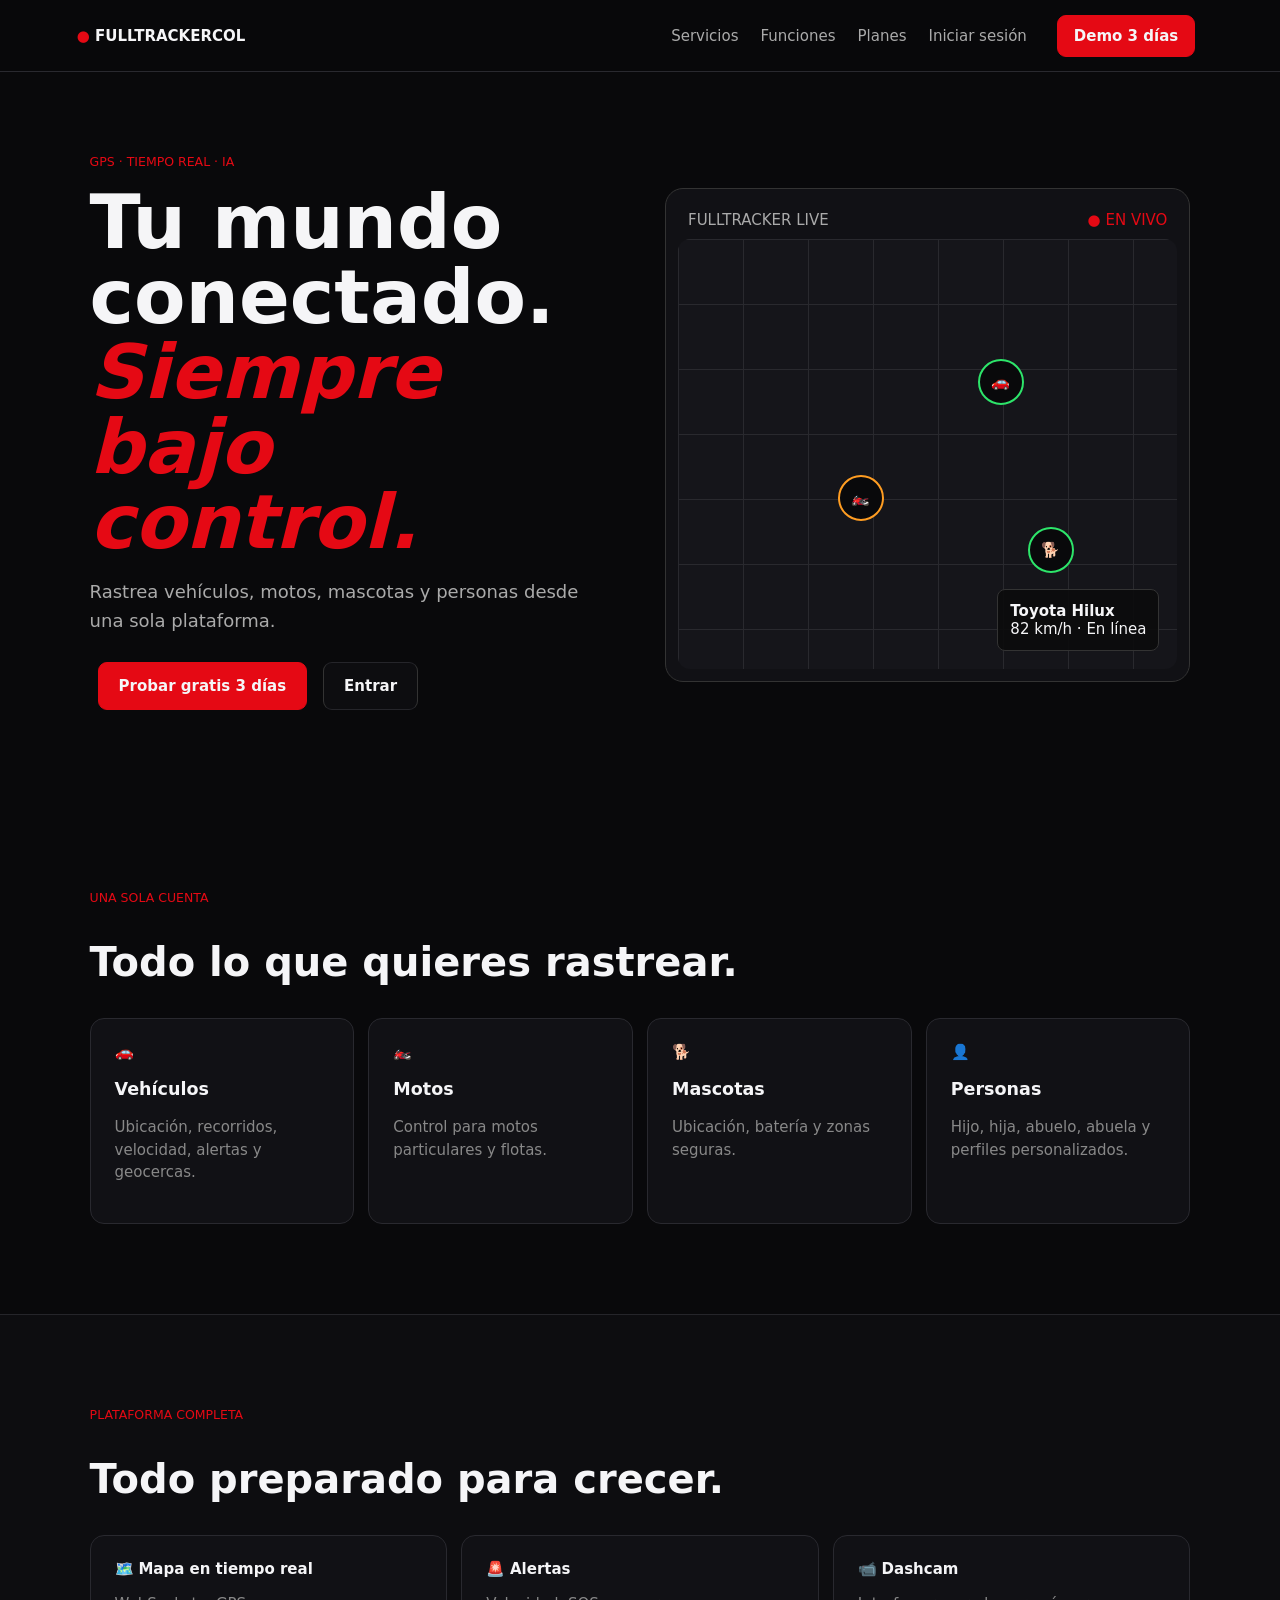
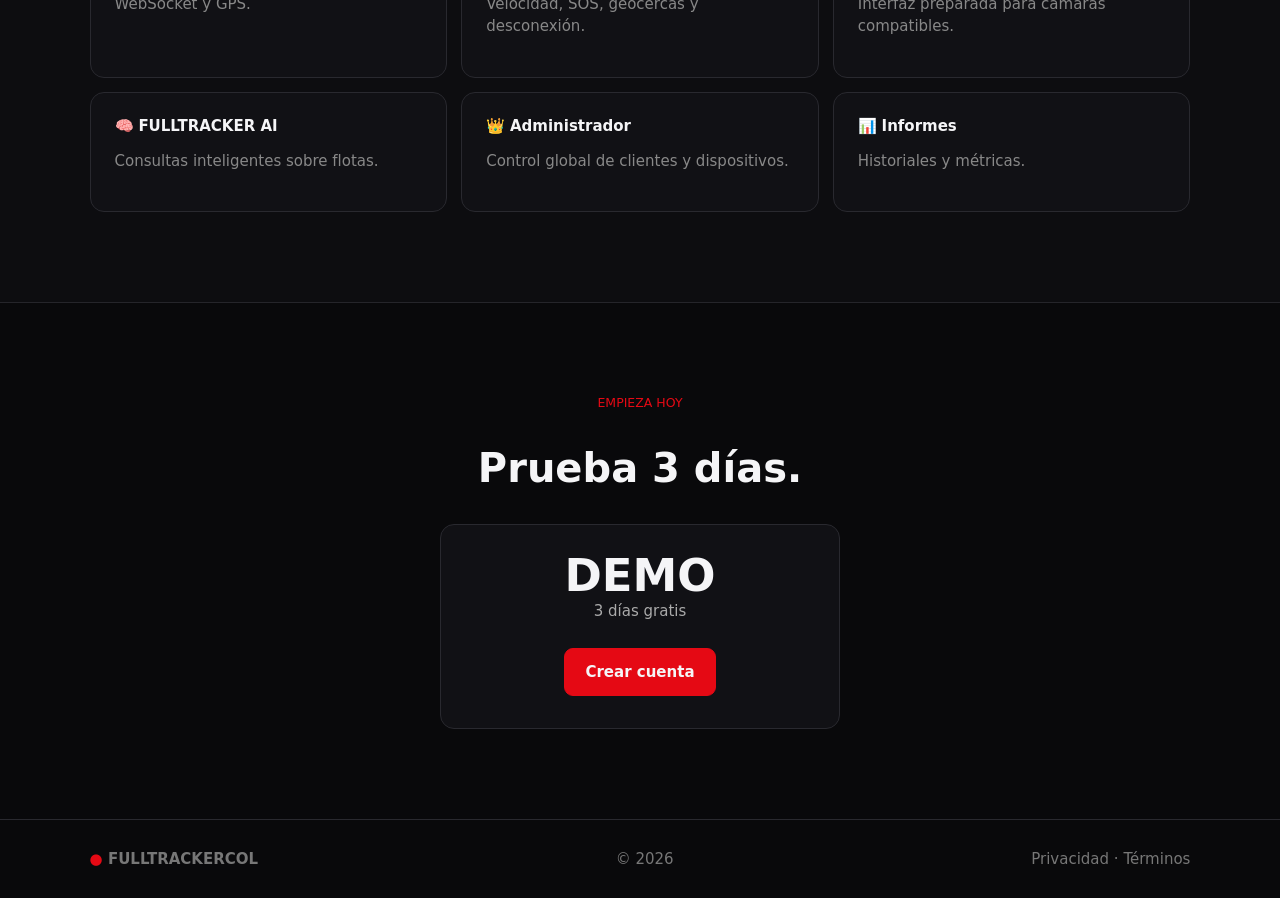
<file: index.html>
<!doctype html><html lang="es"><head><meta charset="utf-8"><meta name="viewport" content="width=device-width,initial-scale=1"><title>FULLTRACKERCOL | Rastreo GPS</title><link rel="stylesheet" href="assets/css/app.css"></head><body><header><a class="logo" href="index.html"><b>●</b> FULLTRACKERCOL</a><nav id="nav"><a href="#servicios">Servicios</a><a href="#funciones">Funciones</a><a href="#planes">Planes</a><a href="pages/login.html">Iniciar sesión</a><a class="btn red" href="pages/registro.html">Demo 3 días</a></nav><button id="hamb">☰</button></header><main><section class="hero"><div><small>GPS · TIEMPO REAL · IA</small><h1>Tu mundo conectado.<br><em>Siempre bajo control.</em></h1><p>Rastrea vehículos, motos, mascotas y personas desde una sola plataforma.</p><a class="btn red big" href="pages/registro.html">Probar gratis 3 días</a><a class="btn dark big" href="pages/login.html">Entrar</a></div><div class="screen"><div>FULLTRACKER LIVE <span>● EN VIVO</span></div><div class="mock"><i class="p one">🚗</i><i class="p two">🏍️</i><i class="p three">🐕</i><div class="popup"><b>Toyota Hilux</b><br>82 km/h · En línea</div></div></div></section><section id="servicios" class="section"><small>UNA SOLA CUENTA</small><h2>Todo lo que quieres rastrear.</h2><div class="grid4"><article>🚗<h3>Vehículos</h3><p>Ubicación, recorridos, velocidad, alertas y geocercas.</p></article><article>🏍️<h3>Motos</h3><p>Control para motos particulares y flotas.</p></article><article>🐕<h3>Mascotas</h3><p>Ubicación, batería y zonas seguras.</p></article><article>👤<h3>Personas</h3><p>Hijo, hija, abuelo, abuela y perfiles personalizados.</p></article></div></section><section id="funciones" class="section dark"><small>PLATAFORMA COMPLETA</small><h2>Todo preparado para crecer.</h2><div class="grid3"><article>🗺️ <b>Mapa en tiempo real</b><p>WebSocket y GPS.</p></article><article>🚨 <b>Alertas</b><p>Velocidad, SOS, geocercas y desconexión.</p></article><article>📹 <b>Dashcam</b><p>Interfaz preparada para cámaras compatibles.</p></article><article>🧠 <b>FULLTRACKER AI</b><p>Consultas inteligentes sobre flotas.</p></article><article>👑 <b>Administrador</b><p>Control global de clientes y dispositivos.</p></article><article>📊 <b>Informes</b><p>Historiales y métricas.</p></article></div></section><section id="planes" class="section center"><small>EMPIEZA HOY</small><h2>Prueba 3 días.</h2><div class="price"><strong>DEMO</strong><span>3 días gratis</span><a class="btn red big" href="pages/registro.html">Crear cuenta</a></div></section></main><footer><span class="logo"><b>●</b> FULLTRACKERCOL</span><span>© 2026</span><span><a href="pages/privacidad.html">Privacidad</a> · <a href="pages/terminos.html">Términos</a></span></footer><script src="assets/js/site.js"></script></body></html>
</file>
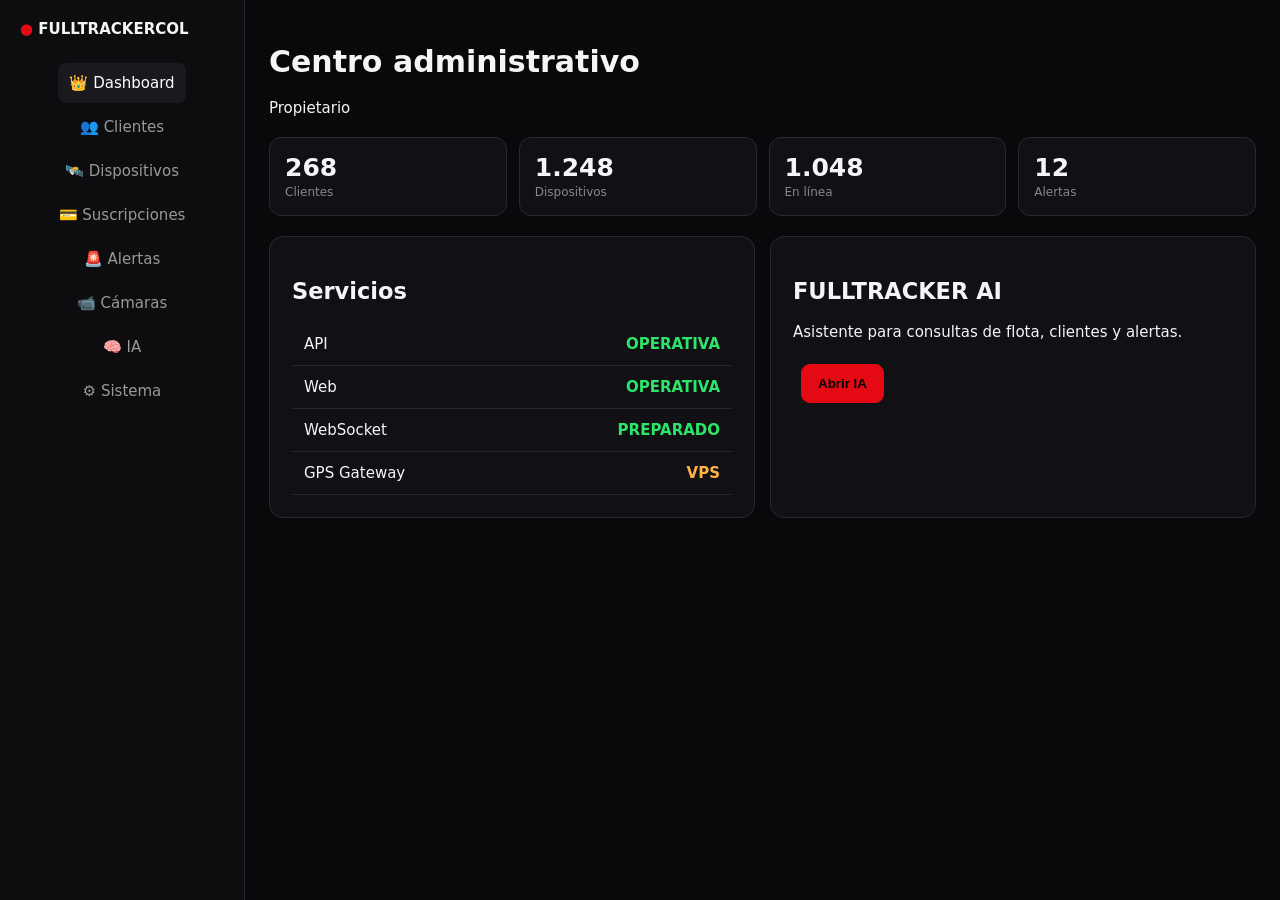
<file: admin/index.html>
<!doctype html><html lang="es"><head><meta charset="utf-8"><meta name="viewport" content="width=device-width,initial-scale=1"><title>Admin | FULLTRACKERCOL</title><link rel="stylesheet" href="../assets/css/app.css"></head><body class="shell"><aside class="side"><a class="logo" href="../index.html"><b>●</b> FULLTRACKERCOL</a><nav><a class="active">👑 Dashboard</a><a>👥 Clientes</a><a>🛰️ Dispositivos</a><a>💳 Suscripciones</a><a>🚨 Alertas</a><a>📹 Cámaras</a><a>🧠 IA</a><a>⚙️ Sistema</a></nav></aside><main class="main"><div class="top"><div><h1>Centro administrativo</h1><span class="muted">Propietario</span></div></div><div class="stats"><div><b>268</b><span>Clientes</span></div><div><b>1.248</b><span>Dispositivos</span></div><div><b>1.048</b><span>En línea</span></div><div><b>12</b><span>Alertas</span></div></div><div class="admin"><section class="panel"><h2>Servicios</h2><div class="row">API <b class="ok">OPERATIVA</b></div><div class="row">Web <b class="ok">OPERATIVA</b></div><div class="row">WebSocket <b class="ok">PREPARADO</b></div><div class="row">GPS Gateway <b class="warn">VPS</b></div></section><section class="panel"><h2>FULLTRACKER AI</h2><p class="muted">Asistente para consultas de flota, clientes y alertas.</p><button class="btn red" onclick="alert('Conectar proveedor de IA desde el backend.')">Abrir IA</button></section></div></main></body></html>
</file>
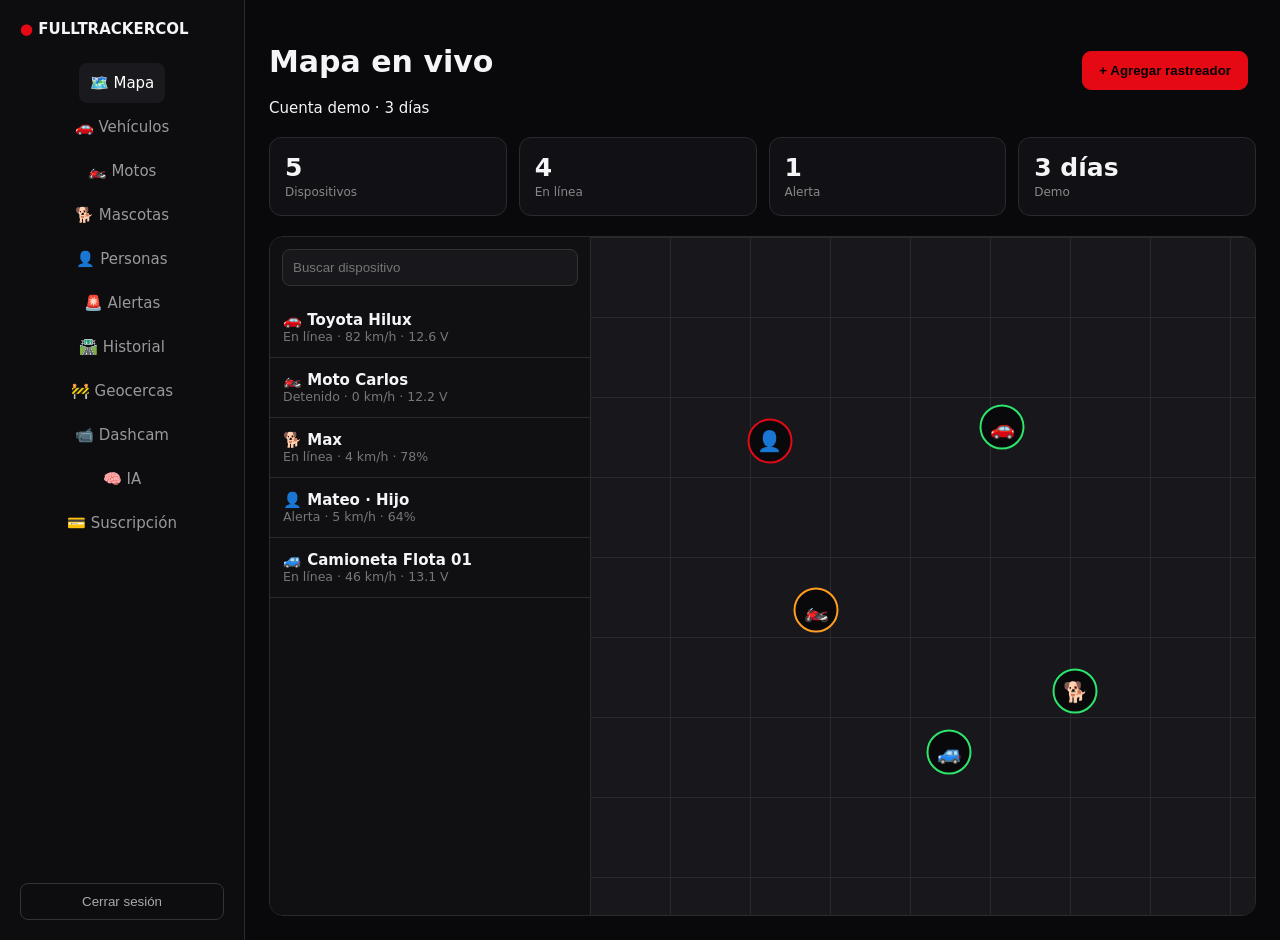
<file: dashboard/index.html>
<!doctype html><html lang="es"><head><meta charset="utf-8"><meta name="viewport" content="width=device-width,initial-scale=1"><title>Mapa | FULLTRACKERCOL</title><link rel="stylesheet" href="../assets/css/app.css"></head><body class="shell"><aside class="side"><a class="logo" href="../index.html"><b>●</b> FULLTRACKERCOL</a><nav><a class="active" href="index.html">🗺️ Mapa</a><a href="#">🚗 Vehículos</a><a href="#">🏍️ Motos</a><a href="#">🐕 Mascotas</a><a href="#">👤 Personas</a><a href="#">🚨 Alertas</a><a href="#">🛣️ Historial</a><a href="#">🚧 Geocercas</a><a href="#">📹 Dashcam</a><a href="#">🧠 IA</a><a href="#">💳 Suscripción</a></nav><button id="logout" class="logout">Cerrar sesión</button></aside><main class="main"><div class="top"><div><h1>Mapa en vivo</h1><span class="muted">Cuenta demo · 3 días</span></div><button class="btn red" id="add">+ Agregar rastreador</button></div><div class="stats"><div><b>5</b><span>Dispositivos</span></div><div><b>4</b><span>En línea</span></div><div><b>1</b><span>Alerta</span></div><div><b>3 días</b><span>Demo</span></div></div><div class="monitor"><section class="devices"><input id="q" placeholder="Buscar dispositivo"><div id="list"></div></section><section class="map" id="map"></section></div></main><script src="../assets/js/dashboard.js"></script></body></html>
</file>
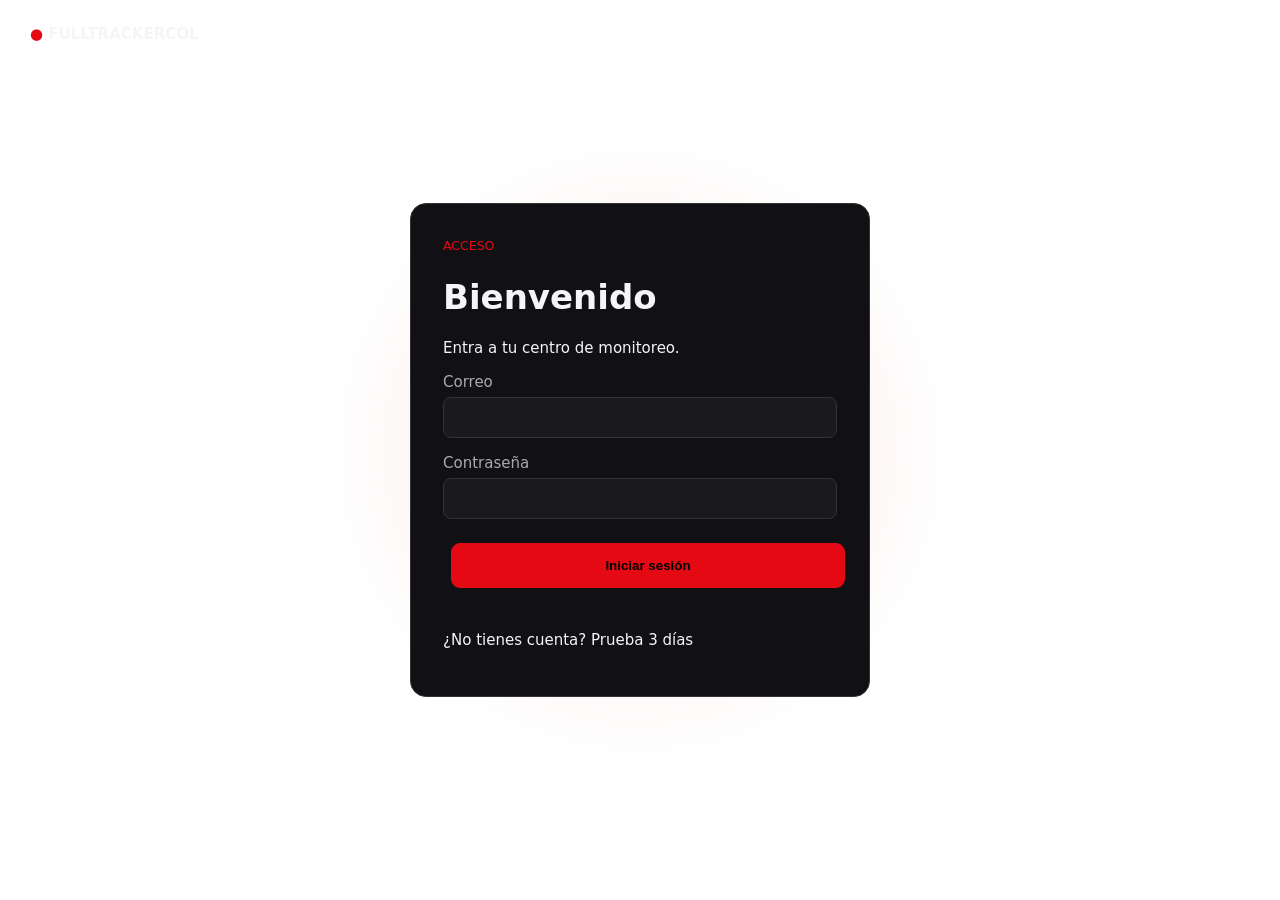
<file: pages/login.html>
<!doctype html><html lang="es"><head><meta charset="utf-8"><meta name="viewport" content="width=device-width,initial-scale=1"><title>Login | FULLTRACKERCOL</title><link rel="stylesheet" href="../assets/css/app.css"></head><body class="auth"><a class="logo" href="../index.html"><b>●</b> FULLTRACKERCOL</a><div class="box"><small>ACCESO</small><h1>Bienvenido</h1><p>Entra a tu centro de monitoreo.</p><form id="login"><label>Correo<input id="email" type="email" required></label><label>Contraseña<input id="password" type="password" required></label><button class="btn red big full">Iniciar sesión</button><div id="msg" class="msg"></div></form><p>¿No tienes cuenta? <a href="registro.html">Prueba 3 días</a></p></div><script src="../assets/js/auth.js"></script></body></html>
</file>
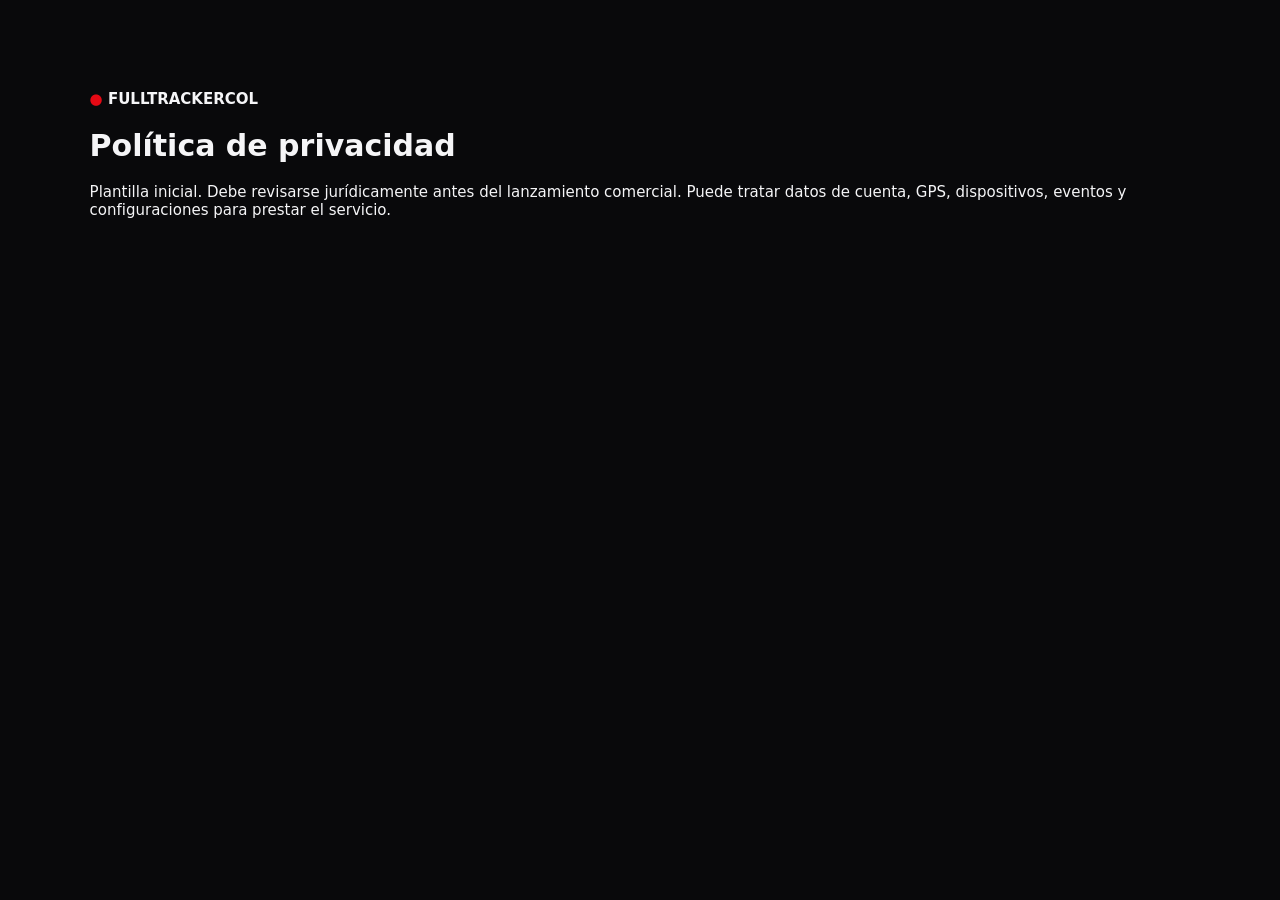
<file: pages/privacidad.html>
<!doctype html><html lang="es"><head><meta charset="utf-8"><meta name="viewport" content="width=device-width,initial-scale=1"><title>Privacidad</title><link rel="stylesheet" href="../assets/css/app.css"></head><body><main class="section"><a class="logo" href="../index.html"><b>●</b> FULLTRACKERCOL</a><h1>Política de privacidad</h1><p>Plantilla inicial. Debe revisarse jurídicamente antes del lanzamiento comercial. Puede tratar datos de cuenta, GPS, dispositivos, eventos y configuraciones para prestar el servicio.</p></main></body></html>
</file>
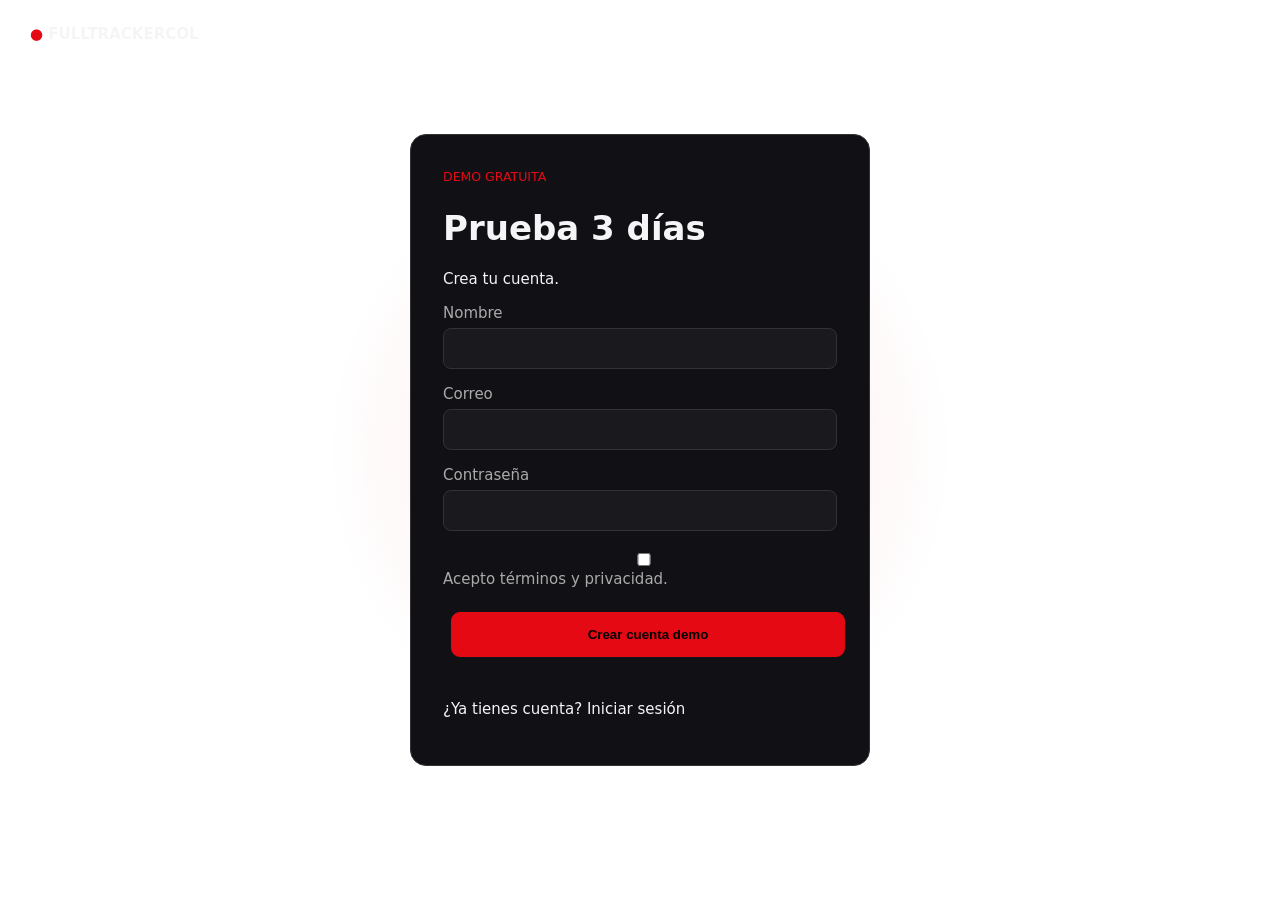
<file: pages/registro.html>
<!doctype html><html lang="es"><head><meta charset="utf-8"><meta name="viewport" content="width=device-width,initial-scale=1"><title>Registro | FULLTRACKERCOL</title><link rel="stylesheet" href="../assets/css/app.css"></head><body class="auth"><a class="logo" href="../index.html"><b>●</b> FULLTRACKERCOL</a><div class="box"><small>DEMO GRATUITA</small><h1>Prueba 3 días</h1><p>Crea tu cuenta.</p><form id="register"><label>Nombre<input id="name" required></label><label>Correo<input id="email" type="email" required></label><label>Contraseña<input id="password" type="password" minlength="8" required></label><label><input type="checkbox" required> Acepto términos y privacidad.</label><button class="btn red big full">Crear cuenta demo</button><div id="msg" class="msg"></div></form><p>¿Ya tienes cuenta? <a href="login.html">Iniciar sesión</a></p></div><script src="../assets/js/auth.js"></script></body></html>
</file>
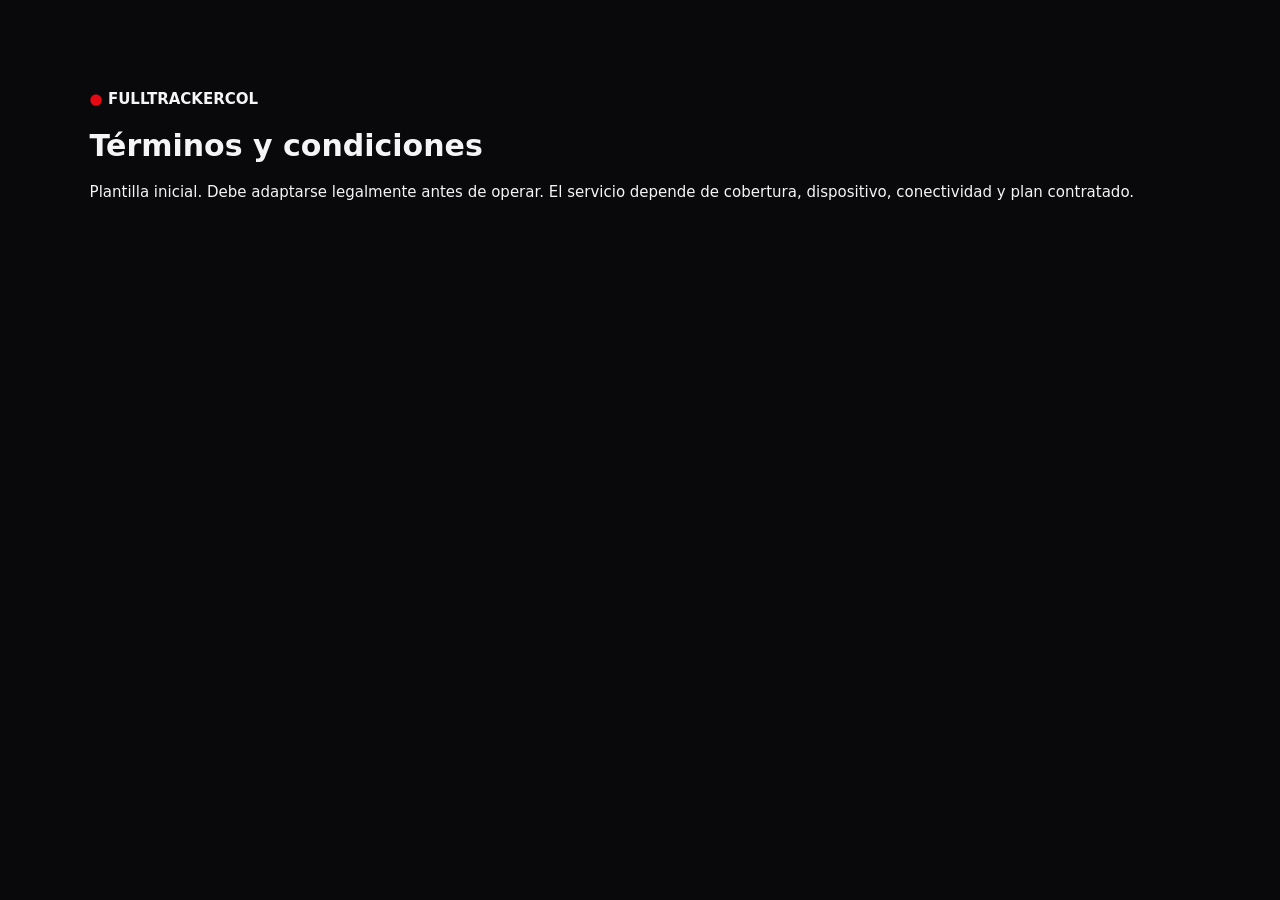
<file: pages/terminos.html>
<!doctype html><html lang="es"><head><meta charset="utf-8"><meta name="viewport" content="width=device-width,initial-scale=1"><title>Términos</title><link rel="stylesheet" href="../assets/css/app.css"></head><body><main class="section"><a class="logo" href="../index.html"><b>●</b> FULLTRACKERCOL</a><h1>Términos y condiciones</h1><p>Plantilla inicial. Debe adaptarse legalmente antes de operar. El servicio depende de cobertura, dispositivo, conectividad y plan contratado.</p></main></body></html>
</file>
<file: assets/css/app.css>
*{box-sizing:border-box}body{margin:0;background:#09090b;color:#f5f5f7;font:15px system-ui,Arial,sans-serif}a{color:inherit;text-decoration:none}header{height:72px;display:flex;align-items:center;justify-content:space-between;padding:0 6%;border-bottom:1px solid #29292f;background:#09090bee;position:sticky;top:0;z-index:10}.logo{font-weight:900}.logo b,small,em{color:#e50914}nav{display:flex;gap:22px;align-items:center}nav a:not(.btn){color:#aaa}.btn{display:inline-block;padding:11px 16px;border:1px solid #333;border-radius:9px;font-weight:800;margin:8px}.red{background:#e50914;border-color:#e50914}.dark{background:#17171b}.big{padding:14px 20px}#hamb{display:none;background:none;color:white;border:0;font-size:24px}.hero{min-height:700px;padding:80px 7%;display:grid;grid-template-columns:1fr 1fr;gap:50px;align-items:center}.hero h1{font-size:clamp(45px,6vw,75px);line-height:1;margin:15px 0}.hero p{color:#aaa;font-size:18px;line-height:1.6;max-width:600px}.screen{background:#111115;border:1px solid #333;border-radius:18px;padding:12px}.screen>div:first-child{padding:10px;color:#aaa}.screen span{float:right;color:#e50914}.mock{height:430px;position:relative;background:#15151a;background-image:linear-gradient(#29292e 1px,transparent 1px),linear-gradient(90deg,#29292e 1px,transparent 1px);background-size:65px 65px;border-radius:12px}.p{position:absolute;background:#09090b;border:2px solid #2de56a;border-radius:50%;width:46px;height:46px;display:grid;place-items:center;font-style:normal}.one{left:60%;top:28%}.two{left:32%;top:55%;border-color:#ff9d22}.three{left:70%;top:67%}.popup{position:absolute;right:18px;bottom:18px;background:#0b0b0de8;border:1px solid #333;padding:12px;border-radius:8px}.section{padding:90px 7%}.section h2{font-size:40px}.dark{background:#0d0d10;border-block:1px solid #25252a}.grid4,.grid3{display:grid;grid-template-columns:repeat(4,1fr);gap:14px}.grid3{grid-template-columns:repeat(3,1fr)}article,.price{background:#111115;border:1px solid #29292f;border-radius:14px;padding:24px}article p{color:#888;line-height:1.5}.center{text-align:center}.price{max-width:400px;margin:auto}.price strong{font-size:45px;display:block}.price span{display:block;color:#aaa;margin-bottom:20px}footer{padding:30px 7%;border-top:1px solid #29292f;display:flex;justify-content:space-between;color:#777}.auth{min-height:100vh;display:grid;place-items:center;padding:30px;background:radial-gradient(circle,#e5091420,transparent 40%)}.auth .logo{position:fixed;top:25px;left:30px}.box{width:min(460px,100%);background:#111115;border:1px solid #333;border-radius:16px;padding:32px}.box h1{font-size:34px}.box label{display:block;color:#aaa;margin:16px 0}.box input{width:100%;padding:12px;margin-top:6px;background:#19191e;color:white;border:1px solid #333;border-radius:8px}.full{width:100%}.msg{color:#ff5963;min-height:20px}.shell{display:flex;min-height:100vh}.side{width:245px;background:#0d0d10;border-right:1px solid #29292f;padding:20px;display:flex;flex-direction:column}.side nav{display:flex;flex-direction:column;margin-top:25px;gap:4px}.side nav a{padding:11px;color:#999;border-radius:8px}.side nav a:hover,.side nav a.active{background:#1a1a1e;color:white}.logout{margin-top:auto;background:none;color:#aaa;border:1px solid #333;padding:10px;border-radius:8px}.main{flex:1;padding:24px;overflow:auto}.top{display:flex;justify-content:space-between;align-items:center}.stats{display:grid;grid-template-columns:repeat(4,1fr);gap:12px;margin:20px 0}.stats div{background:#111115;border:1px solid #29292f;border-radius:12px;padding:15px}.stats b{font-size:25px;display:block}.stats span{color:#888;font-size:12px}.monitor{height:calc(100vh - 220px);min-height:480px;display:grid;grid-template-columns:320px 1fr;border:1px solid #29292f;border-radius:14px;overflow:hidden}.devices{background:#101013;overflow:auto}.devices input{width:calc(100% - 24px);margin:12px;padding:10px;background:#18181c;color:#fff;border:1px solid #333;border-radius:8px}.device{padding:13px;border-bottom:1px solid #29292f;cursor:pointer}.device small{color:#777;display:block}.map{position:relative;background:#17171c;background-image:linear-gradient(#29292e 1px,transparent 1px),linear-gradient(90deg,#29292e 1px,transparent 1px);background-size:80px 80px}.pin{position:absolute;transform:translate(-50%,-50%);width:45px;height:45px;border-radius:50%;background:#09090b;border:2px solid #2de56a;font-size:20px}.pin.stop{border-color:#ff9d22}.pin.alert{border-color:#e50914}.admin{display:grid;grid-template-columns:1fr 1fr;gap:15px}.panel{background:#111115;border:1px solid #29292f;border-radius:14px;padding:22px}.row{display:flex;justify-content:space-between;border-bottom:1px solid #29292f;padding:12px}.ok{color:#2de56a}.warn{color:#ffb347}@media(max-width:900px){nav{display:none}nav.open{display:flex;position:absolute;top:72px;left:0;right:0;background:#0d0d10;padding:20px;flex-direction:column}#hamb{display:block}.hero{grid-template-columns:1fr}.screen{display:none}.grid4,.grid3{grid-template-columns:1fr 1fr}.side{width:70px}.side .logo{font-size:0}.side nav a{font-size:0}.stats{grid-template-columns:1fr 1fr}.monitor{grid-template-columns:1fr}.devices{max-height:40vh}}@media(max-width:520px){.grid4,.grid3{grid-template-columns:1fr}.hero h1{font-size:44px}.side{display:none}.main{padding:12px}.stats b{font-size:20px}}
</file>
